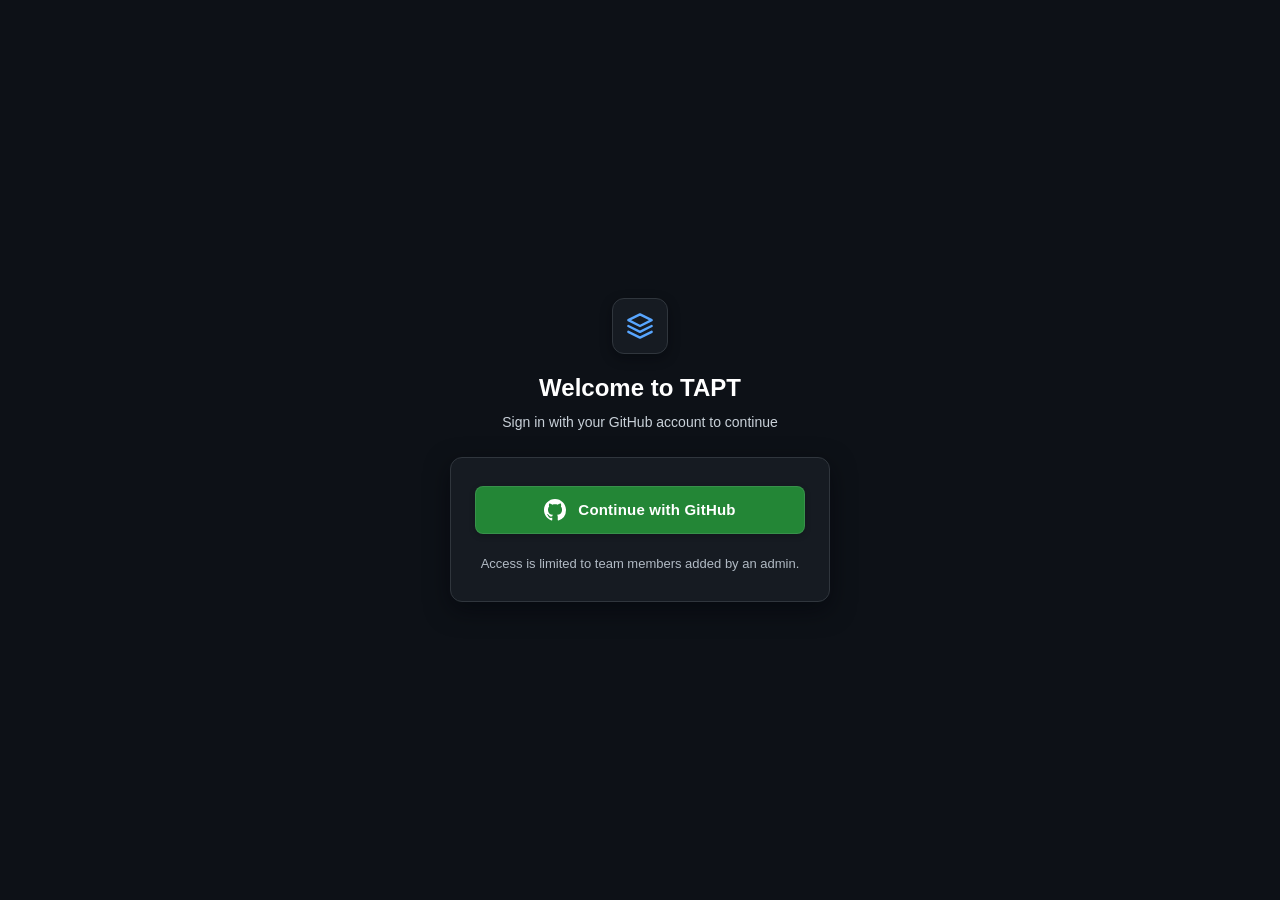
<file: index.html>
<!DOCTYPE html>
<html lang="en">
<head>
  <meta charset="UTF-8">
  <meta name="viewport" content="width=device-width, initial-scale=1.0">
  <title>Sign In - TAPT</title>
  <link rel="stylesheet" href="css/themes/default.css">
  <link rel="stylesheet" href="css/style.css">
</head>
<body>

  <!-- Authentication Container -->
  <div class="auth-container">

    <!-- Header Section: Logo, Title, and Subtitle -->
    <header class="auth-header">
      <!-- App Icon Badge -->
      <div class="app-icon" aria-hidden="true">
        <svg width="28" height="28" viewBox="0 0 24 24" fill="none" stroke="currentColor" stroke-width="2" stroke-linecap="round" stroke-linejoin="round">
          <path d="M12 2L2 7l10 5 10-5-10-5z"></path>
          <path d="M2 17l10 5 10-5"></path>
          <path d="M2 12l10 5 10-5"></path>
        </svg>
      </div>
      <h1 class="auth-title">Welcome to TAPT</h1>
      <p class="auth-subtitle">Sign in with your GitHub account to continue</p>
    </header>

    <!-- Main Login Card -->
    <main class="login-card">

      <!-- Error Message Container (Hidden when empty) -->
      <div id="login-error" class="error-box" role="alert"></div>

      <!-- GitHub OAuth Sign-In Button -->
      <button type="button" id="github-login-btn" class="github-button">
        <!-- GitHub Vector Icon -->
        <svg class="github-icon" width="22" height="22" viewBox="0 0 16 16" fill="currentColor" aria-hidden="true">
          <path d="M8 0C3.58 0 0 3.58 0 8c0 3.54 2.29 6.53 5.47 7.59.4.07.55-.17.55-.38 0-.19-.01-.82-.01-1.49-2.01.37-2.53-.49-2.69-.94-.09-.23-.48-.94-.82-1.13-.28-.15-.68-.52-.01-.53.63-.01 1.08.58 1.23.82.72 1.21 1.87.87 2.33.66.07-.52.28-.87.51-1.07-1.78-.2-3.64-.89-3.64-3.95 0-.87.31-1.59.82-2.15-.08-.2-.36-1.02.08-2.12 0 0 .67-.21 2.2.82.64-.18 1.32-.27 2-.27.68 0 1.36.09 2 .27 1.53-1.04 2.2-.82 2.2-.82.44 1.1.16 1.92.08 2.12.51.56.82 1.27.82 2.15 0 3.07-1.87 3.75-3.65 3.95.29.25.54.73.54 1.48 0 1.07-.01 1.93-.01 2.2 0 .21.15.46.55.38A8.012 8.012 0 0 0 16 8c0-4.42-3.58-8-8-8z"/>
        </svg>
        <span class="button-text">Continue with GitHub</span>
      </button>

      <!-- Access Note -->
      <p class="access-note">Access is limited to team members added by an admin.</p>
    </main>

  </div>

</body>
</html>
</file>
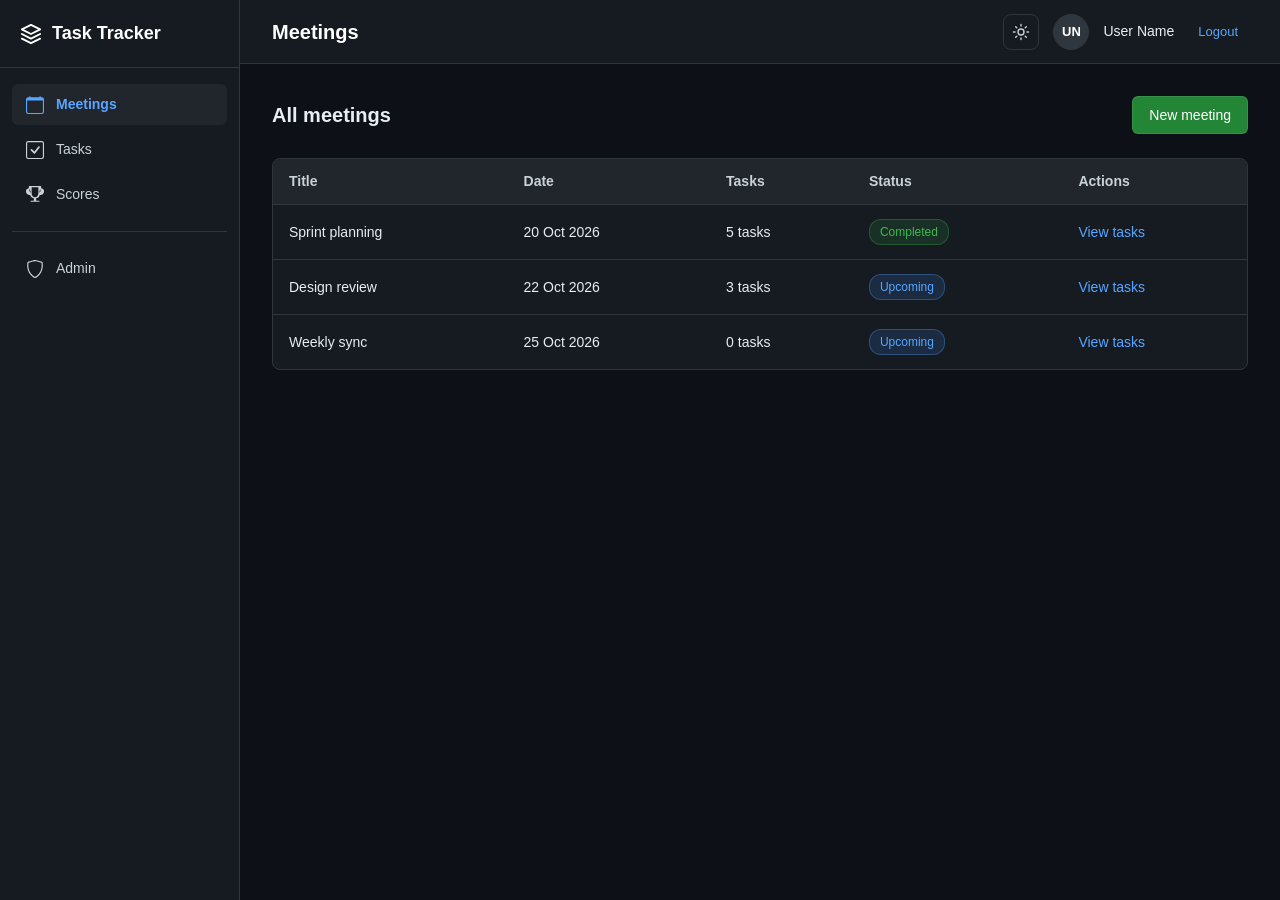
<file: meetings.html>
<!DOCTYPE html>
<html lang="en">
<head>
  <meta charset="UTF-8">
  <meta name="viewport" content="width=device-width, initial-scale=1.0">
  <title>Meetings - Task Tracker</title>
  <script>
    (function () {
      try {
        const savedTheme = localStorage.getItem("theme");
        document.documentElement.dataset.theme =
          savedTheme === "light" ? "light" : "dark";
      } catch (error) {
        document.documentElement.dataset.theme = "dark";
      }
    })();
  </script>
  <!-- Link shared modular master stylesheet -->
  <link rel="stylesheet" href="css/layout.css">
</head>
<body>

  <!-- ========================================================================
       DESKTOP NAVIGATION (Fixed Left Sidebar)
       Visible on screens > 768px via desktop layout styles
       ======================================================================== -->
  <nav class="sidebar desktop-only" aria-label="Main Navigation">

    <!-- App Name Header -->
    <div class="sidebar-header">
      <div class="sidebar-title">
        <!-- App icon -->
        <svg width="22" height="22" viewBox="0 0 24 24" fill="none" stroke="currentColor" stroke-width="2" stroke-linecap="round" stroke-linejoin="round">
          <path d="M12 2L2 7l10 5 10-5-10-5z"></path>
          <path d="M2 17l10 5 10-5"></path>
          <path d="M2 12l10 5 10-5"></path>
        </svg>
        <span>Task Tracker</span>
      </div>
    </div>

    <!-- Navigation Links -->
    <div class="sidebar-nav">

      <!-- Meetings Link (Active on this page) -->
      <a href="meetings.html" class="nav-link active">
        <!-- Calendar icon (Bootstrap Icons) -->
        <svg class="nav-icon" width="18" height="18" fill="currentColor" viewBox="0 0 16 16">
          <path d="M3.5 0a.5.5 0 0 1 .5.5V1h8V.5a.5.5 0 0 1 1 0V1h1a2 2 0 0 1 2 2v11a2 2 0 0 1-2 2H2a2 2 0 0 1-2-2V3a2 2 0 0 1 2-2h1V.5a.5.5 0 0 1 .5-.5zM1 4v10a1 1 0 0 0 1 1h12a1 1 0 0 0 1-1V4H1z"/>
        </svg>
        <span>Meetings</span>
      </a>

      <!-- Tasks Link -->
      <a href="tasks.html" class="nav-link">
        <!-- Check2-square icon (Bootstrap Icons) -->
        <svg class="nav-icon" width="18" height="18" fill="currentColor" viewBox="0 0 16 16">
          <path d="M14 1a1 1 0 0 1 1 1v12a1 1 0 0 1-1 1H2a1 1 0 0 1-1-1V2a1 1 0 0 1 1-1h12zM2 0a2 2 0 0 0-2 2v12a2 2 0 0 0 2 2h12a2 2 0 0 0 2-2V2a2 2 0 0 0-2-2H2z"/>
          <path d="M10.97 4.97a.75.75 0 0 1 1.071 1.05l-3.992 4.99a.75.75 0 0 1-1.08.02L4.324 8.384a.75.75 0 1 1 1.06-1.06l2.094 2.093 3.473-4.425a.235.235 0 0 1 .02-.022z"/>
        </svg>
        <span>Tasks</span>
      </a>

      <!-- Scores Link -->
      <a href="scores.html" class="nav-link">
        <!-- Trophy icon (Bootstrap Icons) -->
        <svg class="nav-icon" width="18" height="18" fill="currentColor" viewBox="0 0 16 16">
          <path d="M2.5.5A.5.5 0 0 1 3 0h10a.5.5 0 0 1 .5.5c0 .538-.012 1.05-.034 1.536a3 3 0 1 1-1.133 5.89c-.79 1.865-1.878 2.774-3.333 3.03V13h2.5a.5.5 0 0 1 0 1h-7a.5.5 0 0 1 0-1H7v-2.044c-1.455-.256-2.543-1.165-3.333-3.03a3 3 0 1 1-1.133-5.89A33.437 33.437 0 0 1 2.5.5zm.999 2.024A1.996 1.996 0 0 0 3 4c0 .884.57 1.636 1.37 1.91a8.037 8.037 0 0 1-.87-3.386zm9.002 0c-.068 1.18-.363 2.34-.87 3.386.8-.274 1.37-1.026 1.37-1.91 0-.64-.302-1.21-.77-1.574A1.996 1.996 0 0 0 12.5 2.524zM8 10c1.8 0 3-1.5 3-4V1H5v5c0 2.5 1.2 4 3 4z"/>
        </svg>
        <span>Scores</span>
      </a>

      <!-- Separator before Admin link -->
      <div class="nav-divider"></div>

      <!-- Admin Link (data-role attribute for future role-based visibility) -->
      <a href="#" class="nav-link" data-role="admin">
        <!-- Shield icon (Bootstrap Icons) -->
        <svg class="nav-icon" width="18" height="18" fill="currentColor" viewBox="0 0 16 16">
          <path d="M5.338 1.59a61.44 61.44 0 0 0-2.837.856.481.481 0 0 0-.328.39c-.554 4.157.726 7.19 2.253 9.188a10.725 10.725 0 0 0 2.287 2.233c.346.244.652.42.893.533.12.057.218.095.293.118a.55.55 0 0 0 .101.025.615.615 0 0 0 .1-.025c.076-.023.174-.061.294-.118.24-.113.547-.29.893-.533a10.726 10.726 0 0 0 2.287-2.233c1.527-1.997 2.807-5.031 2.253-9.188a.48.48 0 0 0-.328-.39c-.651-.213-1.75-.56-2.837-.855C9.552 1.29 8.531 1.067 8 1.067c-.53 0-1.552.223-2.662.524zM5.072.56C6.157.265 7.31 0 8 0s1.843.265 2.928.56c1.11.3 2.229.655 2.887.87a1.54 1.54 0 0 1 1.044 1.262c.596 4.477-.787 7.795-2.465 9.99a11.775 11.775 0 0 1-2.517 2.453 7.159 7.159 0 0 1-1.048.625c-.28.132-.581.24-.829.24s-.548-.108-.829-.24a7.158 7.158 0 0 1-1.048-.625 11.777 11.777 0 0 1-2.517-2.453C1.928 10.487.545 7.169 1.141 2.692A1.54 1.54 0 0 1 2.185 1.43 62.456 62.456 0 0 1 5.072.56z"/>
        </svg>
        <span>Admin</span>
      </a>

    </div>
  </nav>

  <!-- Main Content Wrapper (offset on desktop, full width on mobile) -->
  <div class="main-wrapper">

    <!-- Top Bar (Adaptive for Desktop and Mobile) -->
    <header class="top-bar">
      <!-- Page Title -->
      <h1 class="top-bar-title">Meetings</h1>

      <!-- User Information Area -->
      <div class="user-area">
        <button
          id="theme-toggle"
          class="theme-toggle"
          type="button"
          aria-label="Switch to light mode"
          title="Switch theme"
        >
          <svg
            class="theme-icon"
            xmlns="http://www.w3.org/2000/svg"
            width="18"
            height="18"
            viewBox="0 0 24 24"
            fill="none"
            stroke="currentColor"
            stroke-width="1.8"
            stroke-linecap="round"
            stroke-linejoin="round"
            aria-hidden="true"
          >
            <circle cx="12" cy="12" r="4"></circle>
            <path d="M12 2v2"></path>
            <path d="M12 20v2"></path>
            <path d="m4.93 4.93 1.42 1.42"></path>
            <path d="m17.65 17.65 1.42 1.42"></path>
            <path d="M2 12h2"></path>
            <path d="M20 12h2"></path>
            <path d="m6.35 17.65-1.42 1.42"></path>
            <path d="m19.07 4.93-1.42 1.42"></path>
          </svg>
        </button>
        <!-- User avatar with initials -->
        <div class="user-avatar" title="User Avatar">UN</div>
        <!-- User display name (hidden on small mobile screens via mobile.css) -->
        <span id="user-name" class="user-name">User Name</span>
        <!-- Logout link pointing to index.html -->
        <a href="index.html" id="logout-btn" class="logout-btn">Logout</a>
      </div>
    </header>

    <!-- Page Content Area -->
    <main id="page-content" class="page-content">

      <!-- Header row: Section title on the left, action button on the right -->
      <div class="content-header">
        <h2 class="content-title">All meetings</h2>
        <button type="button" id="new-meeting-btn" class="btn btn-primary" data-role="admin">New meeting</button>
      </div>

      <!-- DESKTOP: Data Table (visible on screens > 768px) -->
      <div class="table-responsive desktop-only">
        <table id="meetings-table" class="table">
          <thead>
            <tr>
              <th>Title</th>
              <th>Date</th>
              <th>Tasks</th>
              <th>Status</th>
              <th>Actions</th>
            </tr>
          </thead>
          <tbody id="meetings-body">
            <tr>
              <td>Sprint planning</td>
              <td>20 Oct 2026</td>
              <td>5 tasks</td>
              <td><span class="badge badge-completed">Completed</span></td>
              <td><a href="tasks.html" class="action-link">View tasks</a></td>
            </tr>
            <tr>
              <td>Design review</td>
              <td>22 Oct 2026</td>
              <td>3 tasks</td>
              <td><span class="badge badge-upcoming">Upcoming</span></td>
              <td><a href="tasks.html" class="action-link">View tasks</a></td>
            </tr>
            <tr>
              <td>Weekly sync</td>
              <td>25 Oct 2026</td>
              <td>0 tasks</td>
              <td><span class="badge badge-upcoming">Upcoming</span></td>
              <td><a href="tasks.html" class="action-link">View tasks</a></td>
            </tr>
          </tbody>
        </table>
      </div>

      <!-- MOBILE: Meeting Cards (visible on screens <= 768px) -->
      <div class="meeting-cards mobile-only" id="mobile-meetings-list">
        <!-- Meeting Card 1 -->
        <div class="meeting-card">
          <div class="meeting-card-header">
            <h3 class="meeting-card-title">Sprint planning</h3>
            <span class="badge badge-completed">Completed</span>
          </div>
          <div class="meeting-card-details">
            <span>📅 20 Oct 2026</span>
            <span>📝 5 tasks</span>
          </div>
          <div class="meeting-card-actions">
            <a href="tasks.html" class="action-link">View tasks &rarr;</a>
          </div>
        </div>

        <!-- Meeting Card 2 -->
        <div class="meeting-card">
          <div class="meeting-card-header">
            <h3 class="meeting-card-title">Design review</h3>
            <span class="badge badge-upcoming">Upcoming</span>
          </div>
          <div class="meeting-card-details">
            <span>📅 22 Oct 2026</span>
            <span>📝 3 tasks</span>
          </div>
          <div class="meeting-card-actions">
            <a href="tasks.html" class="action-link">View tasks &rarr;</a>
          </div>
        </div>

        <!-- Meeting Card 3 -->
        <div class="meeting-card">
          <div class="meeting-card-header">
            <h3 class="meeting-card-title">Weekly sync</h3>
            <span class="badge badge-upcoming">Upcoming</span>
          </div>
          <div class="meeting-card-details">
            <span>📅 25 Oct 2026</span>
            <span>📝 0 tasks</span>
          </div>
          <div class="meeting-card-actions">
            <a href="tasks.html" class="action-link">View tasks &rarr;</a>
          </div>
        </div>
      </div>

      <!-- Empty state: Hidden for now, shown later when no meetings are found -->
      <div id="empty-state" class="empty-state">
        <p>No meetings yet.</p>
      </div>

    </main>

  </div>

  <script src="js/theme.js"></script>
  <!-- ========================================================================
       MOBILE BOTTOM NAVIGATION (Visible on screens <= 768px)
       Thumb-friendly navigation bar owned by Mobile Developer
       ======================================================================== -->
  <nav class="mobile-bottom-nav mobile-only" aria-label="Mobile Navigation">
    <!-- Meetings (Active) -->
    <a href="meetings.html" class="mobile-nav-item active">
      <svg class="mobile-nav-icon" fill="currentColor" viewBox="0 0 16 16">
        <path d="M3.5 0a.5.5 0 0 1 .5.5V1h8V.5a.5.5 0 0 1 1 0V1h1a2 2 0 0 1 2 2v11a2 2 0 0 1-2 2H2a2 2 0 0 1-2-2V3a2 2 0 0 1 2-2h1V.5a.5.5 0 0 1 .5-.5zM1 4v10a1 1 0 0 0 1 1h12a1 1 0 0 0 1-1V4H1z"/>
      </svg>
      <span>Meetings</span>
    </a>

    <!-- Tasks -->
    <a href="tasks.html" class="mobile-nav-item">
      <svg class="mobile-nav-icon" fill="currentColor" viewBox="0 0 16 16">
        <path d="M14 1a1 1 0 0 1 1 1v12a1 1 0 0 1-1 1H2a1 1 0 0 1-1-1V2a1 1 0 0 1 1-1h12zM2 0a2 2 0 0 0-2 2v12a2 2 0 0 0 2 2h12a2 2 0 0 0 2-2V2a2 2 0 0 0-2-2H2z"/>
        <path d="M10.97 4.97a.75.75 0 0 1 1.071 1.05l-3.992 4.99a.75.75 0 0 1-1.08.02L4.324 8.384a.75.75 0 1 1 1.06-1.06l2.094 2.093 3.473-4.425a.235.235 0 0 1 .02-.022z"/>
      </svg>
      <span>Tasks</span>
    </a>

    <!-- Scores -->
    <a href="scores.html" class="mobile-nav-item">
      <svg class="mobile-nav-icon" fill="currentColor" viewBox="0 0 16 16">
        <path d="M2.5.5A.5.5 0 0 1 3 0h10a.5.5 0 0 1 .5.5c0 .538-.012 1.05-.034 1.536a3 3 0 1 1-1.133 5.89c-.79 1.865-1.878 2.774-3.333 3.03V13h2.5a.5.5 0 0 1 0 1h-7a.5.5 0 0 1 0-1H7v-2.044c-1.455-.256-2.543-1.165-3.333-3.03a3 3 0 1 1-1.133-5.89A33.437 33.437 0 0 1 2.5.5zm.999 2.024A1.996 1.996 0 0 0 3 4c0 .884.57 1.636 1.37 1.91a8.037 8.037 0 0 1-.87-3.386zm9.002 0c-.068 1.18-.363 2.34-.87 3.386.8-.274 1.37-1.026 1.37-1.91 0-.64-.302-1.21-.77-1.574A1.996 1.996 0 0 0 12.5 2.524zM8 10c1.8 0 3-1.5 3-4V1H5v5c0 2.5 1.2 4 3 4z"/>
      </svg>
      <span>Scores</span>
    </a>

    <!-- Admin -->
    <a href="#" class="mobile-nav-item" data-role="admin">
      <svg class="mobile-nav-icon" fill="currentColor" viewBox="0 0 16 16">
        <path d="M5.338 1.59a61.44 61.44 0 0 0-2.837.856.481.481 0 0 0-.328.39c-.554 4.157.726 7.19 2.253 9.188a10.725 10.725 0 0 0 2.287 2.233c.346.244.652.42.893.533.12.057.218.095.293.118a.55.55 0 0 0 .101.025.615.615 0 0 0 .1-.025c.076-.023.174-.061.294-.118.24-.113.547-.29.893-.533a10.726 10.726 0 0 0 2.287-2.233c1.527-1.997 2.807-5.031 2.253-9.188a.48.48 0 0 0-.328-.39c-.651-.213-1.75-.56-2.837-.855C9.552 1.29 8.531 1.067 8 1.067c-.53 0-1.552.223-2.662.524zM5.072.56C6.157.265 7.31 0 8 0s1.843.265 2.928.56c1.11.3 2.229.655 2.887.87a1.54 1.54 0 0 1 1.044 1.262c.596 4.477-.787 7.795-2.465 9.99a11.775 11.775 0 0 1-2.517 2.453 7.159 7.159 0 0 1-1.048.625c-.28.132-.581.24-.829.24s-.548-.108-.829-.24a7.158 7.158 0 0 1-1.048-.625 11.777 11.777 0 0 1-2.517-2.453C1.928 10.487.545 7.169 1.141 2.692A1.54 1.54 0 0 1 2.185 1.43 62.456 62.456 0 0 1 5.072.56z"/>
      </svg>
      <span>Admin</span>
    </a>
  </nav>

</body>
</html>
</file>
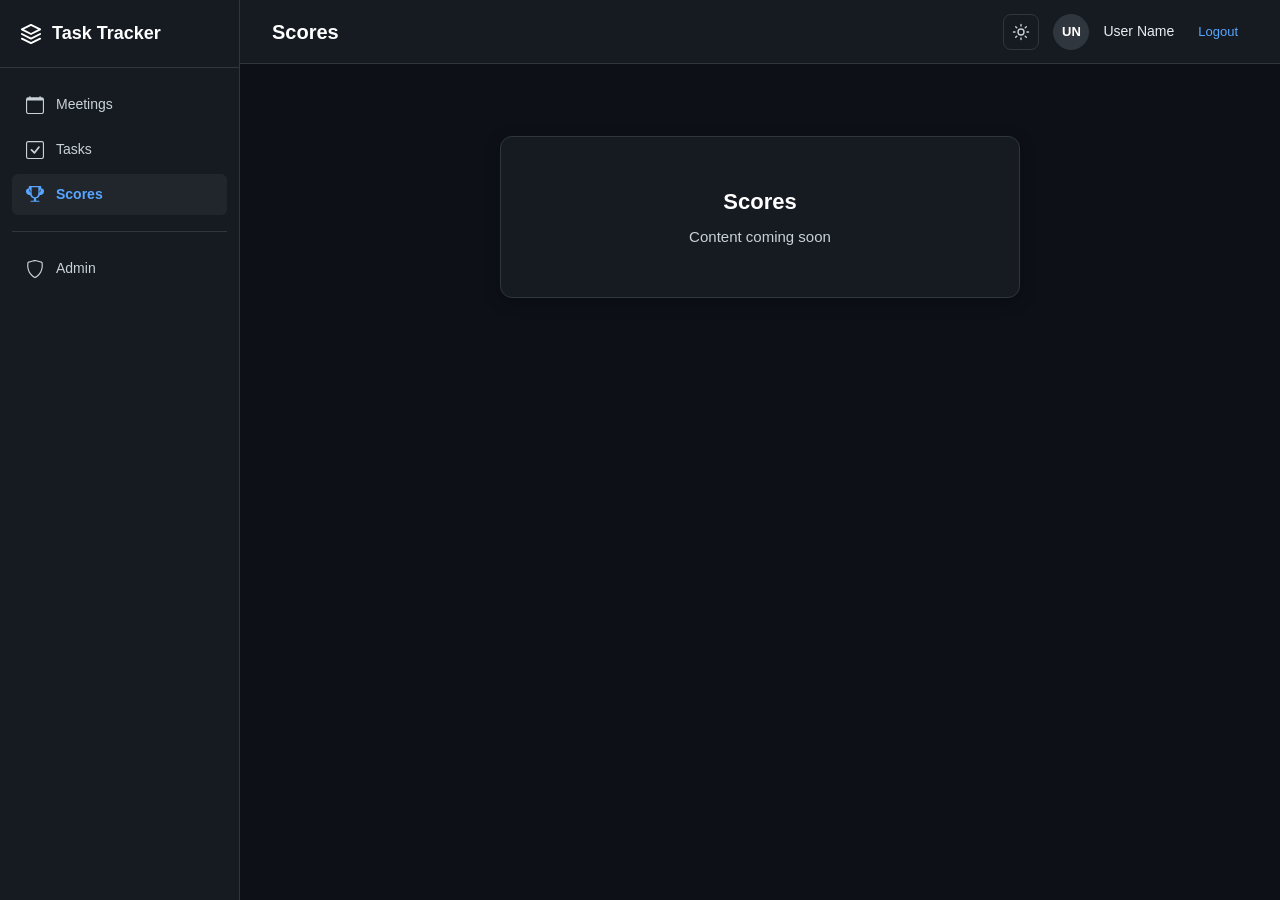
<file: scores.html>
<!DOCTYPE html>
<html lang="en">
<head>
  <meta charset="UTF-8">
  <meta name="viewport" content="width=device-width, initial-scale=1.0">
  <title>Scores - Task Tracker</title>
  <script>
    (function () {
      try {
        const savedTheme = localStorage.getItem("theme");
        document.documentElement.dataset.theme =
          savedTheme === "light" ? "light" : "dark";
      } catch (error) {
        document.documentElement.dataset.theme = "dark";
      }
    })();
  </script>
  <!-- Link shared layout stylesheet -->
  <link rel="stylesheet" href="css/layout.css">
</head>
<body>

  <!-- ========================================================================
       DESKTOP NAVIGATION (Fixed Left Sidebar)
       Visible on screens > 768px via desktop layout styles
       ======================================================================== -->
  <nav class="sidebar desktop-only" aria-label="Main Navigation">

    <!-- App Name Header -->
    <div class="sidebar-header">
      <div class="sidebar-title">
        <!-- App icon -->
        <svg width="22" height="22" viewBox="0 0 24 24" fill="none" stroke="currentColor" stroke-width="2" stroke-linecap="round" stroke-linejoin="round">
          <path d="M12 2L2 7l10 5 10-5-10-5z"></path>
          <path d="M2 17l10 5 10-5"></path>
          <path d="M2 12l10 5 10-5"></path>
        </svg>
        <span>Task Tracker</span>
      </div>
    </div>

    <!-- Navigation Links -->
    <div class="sidebar-nav">

      <!-- Meetings Link -->
      <a href="meetings.html" class="nav-link">
        <!-- Calendar icon (Bootstrap Icons) -->
        <svg class="nav-icon" width="18" height="18" fill="currentColor" viewBox="0 0 16 16">
          <path d="M3.5 0a.5.5 0 0 1 .5.5V1h8V.5a.5.5 0 0 1 1 0V1h1a2 2 0 0 1 2 2v11a2 2 0 0 1-2 2H2a2 2 0 0 1-2-2V3a2 2 0 0 1 2-2h1V.5a.5.5 0 0 1 .5-.5zM1 4v10a1 1 0 0 0 1 1h12a1 1 0 0 0 1-1V4H1z"/>
        </svg>
        <span>Meetings</span>
      </a>

      <!-- Tasks Link -->
      <a href="tasks.html" class="nav-link">
        <!-- Check2-square icon (Bootstrap Icons) -->
        <svg class="nav-icon" width="18" height="18" fill="currentColor" viewBox="0 0 16 16">
          <path d="M14 1a1 1 0 0 1 1 1v12a1 1 0 0 1-1 1H2a1 1 0 0 1-1-1V2a1 1 0 0 1 1-1h12zM2 0a2 2 0 0 0-2 2v12a2 2 0 0 0 2 2h12a2 2 0 0 0 2-2V2a2 2 0 0 0-2-2H2z"/>
          <path d="M10.97 4.97a.75.75 0 0 1 1.071 1.05l-3.992 4.99a.75.75 0 0 1-1.08.02L4.324 8.384a.75.75 0 1 1 1.06-1.06l2.094 2.093 3.473-4.425a.235.235 0 0 1 .02-.022z"/>
        </svg>
        <span>Tasks</span>
      </a>

      <!-- Scores Link (Active on this page) -->
      <a href="scores.html" class="nav-link active">
        <!-- Trophy icon (Bootstrap Icons) -->
        <svg class="nav-icon" width="18" height="18" fill="currentColor" viewBox="0 0 16 16">
          <path d="M2.5.5A.5.5 0 0 1 3 0h10a.5.5 0 0 1 .5.5c0 .538-.012 1.05-.034 1.536a3 3 0 1 1-1.133 5.89c-.79 1.865-1.878 2.774-3.333 3.03V13h2.5a.5.5 0 0 1 0 1h-7a.5.5 0 0 1 0-1H7v-2.044c-1.455-.256-2.543-1.165-3.333-3.03a3 3 0 1 1-1.133-5.89A33.437 33.437 0 0 1 2.5.5zm.999 2.024A1.996 1.996 0 0 0 3 4c0 .884.57 1.636 1.37 1.91a8.037 8.037 0 0 1-.87-3.386zm9.002 0c-.068 1.18-.363 2.34-.87 3.386.8-.274 1.37-1.026 1.37-1.91 0-.64-.302-1.21-.77-1.574A1.996 1.996 0 0 0 12.5 2.524zM8 10c1.8 0 3-1.5 3-4V1H5v5c0 2.5 1.2 4 3 4z"/>
        </svg>
        <span>Scores</span>
      </a>

      <!-- Separator before Admin link -->
      <div class="nav-divider"></div>

      <!-- Admin Link (data-role attribute for future role-based visibility) -->
      <a href="#" class="nav-link" data-role="admin">
        <!-- Shield icon (Bootstrap Icons) -->
        <svg class="nav-icon" width="18" height="18" fill="currentColor" viewBox="0 0 16 16">
          <path d="M5.338 1.59a61.44 61.44 0 0 0-2.837.856.481.481 0 0 0-.328.39c-.554 4.157.726 7.19 2.253 9.188a10.725 10.725 0 0 0 2.287 2.233c.346.244.652.42.893.533.12.057.218.095.293.118a.55.55 0 0 0 .101.025.615.615 0 0 0 .1-.025c.076-.023.174-.061.294-.118.24-.113.547-.29.893-.533a10.726 10.726 0 0 0 2.287-2.233c1.527-1.997 2.807-5.031 2.253-9.188a.48.48 0 0 0-.328-.39c-.651-.213-1.75-.56-2.837-.855C9.552 1.29 8.531 1.067 8 1.067c-.53 0-1.552.223-2.662.524zM5.072.56C6.157.265 7.31 0 8 0s1.843.265 2.928.56c1.11.3 2.229.655 2.887.87a1.54 1.54 0 0 1 1.044 1.262c.596 4.477-.787 7.795-2.465 9.99a11.775 11.775 0 0 1-2.517 2.453 7.159 7.159 0 0 1-1.048.625c-.28.132-.581.24-.829.24s-.548-.108-.829-.24a7.158 7.158 0 0 1-1.048-.625 11.777 11.777 0 0 1-2.517-2.453C1.928 10.487.545 7.169 1.141 2.692A1.54 1.54 0 0 1 2.185 1.43 62.456 62.456 0 0 1 5.072.56z"/>
        </svg>
        <span>Admin</span>
      </a>

    </div>
  </nav>

  <!-- Main Content Wrapper (offset on desktop, full width on mobile) -->
  <div class="main-wrapper">

    <!-- Top Bar -->
    <header class="top-bar">
      <!-- Page Title -->
      <h1 class="top-bar-title">Scores</h1>

      <!-- User Information Area -->
      <div class="user-area">
        <button
          id="theme-toggle"
          class="theme-toggle"
          type="button"
          aria-label="Switch to light mode"
          title="Switch theme"
        >
          <svg
            class="theme-icon"
            xmlns="http://www.w3.org/2000/svg"
            width="18"
            height="18"
            viewBox="0 0 24 24"
            fill="none"
            stroke="currentColor"
            stroke-width="1.8"
            stroke-linecap="round"
            stroke-linejoin="round"
            aria-hidden="true"
          >
            <circle cx="12" cy="12" r="4"></circle>
            <path d="M12 2v2"></path>
            <path d="M12 20v2"></path>
            <path d="m4.93 4.93 1.42 1.42"></path>
            <path d="m17.65 17.65 1.42 1.42"></path>
            <path d="M2 12h2"></path>
            <path d="M20 12h2"></path>
            <path d="m6.35 17.65-1.42 1.42"></path>
            <path d="m19.07 4.93-1.42 1.42"></path>
          </svg>
        </button>
        <!-- User avatar with initials -->
        <div class="user-avatar" title="User Avatar">UN</div>
        <!-- User display name -->
        <span id="user-name" class="user-name">User Name</span>
        <!-- Logout link pointing to index.html -->
        <a href="index.html" id="logout-btn" class="logout-btn">Logout</a>
      </div>
    </header>

    <!-- Page Content Area -->
    <main id="page-content" class="page-content">
      <!-- Empty State Card -->
      <div class="empty-state-card">
        <h2 class="empty-state-title">Scores</h2>
        <p class="empty-state-message">Content coming soon</p>
      </div>
    </main>

  </div>

  <script src="js/theme.js"></script>
  <!-- ========================================================================
       MOBILE BOTTOM NAVIGATION (Visible on screens <= 768px)
       ======================================================================== -->
  <nav class="mobile-bottom-nav mobile-only" aria-label="Mobile Navigation">
    <!-- Meetings -->
    <a href="meetings.html" class="mobile-nav-item">
      <svg class="mobile-nav-icon" fill="currentColor" viewBox="0 0 16 16">
        <path d="M3.5 0a.5.5 0 0 1 .5.5V1h8V.5a.5.5 0 0 1 1 0V1h1a2 2 0 0 1 2 2v11a2 2 0 0 1-2 2H2a2 2 0 0 1-2-2V3a2 2 0 0 1 2-2h1V.5a.5.5 0 0 1 .5-.5zM1 4v10a1 1 0 0 0 1 1h12a1 1 0 0 0 1-1V4H1z"/>
      </svg>
      <span>Meetings</span>
    </a>

    <!-- Tasks -->
    <a href="tasks.html" class="mobile-nav-item">
      <svg class="mobile-nav-icon" fill="currentColor" viewBox="0 0 16 16">
        <path d="M14 1a1 1 0 0 1 1 1v12a1 1 0 0 1-1 1H2a1 1 0 0 1-1-1V2a1 1 0 0 1 1-1h12zM2 0a2 2 0 0 0-2 2v12a2 2 0 0 0 2 2h12a2 2 0 0 0 2-2V2a2 2 0 0 0-2-2H2z"/>
        <path d="M10.97 4.97a.75.75 0 0 1 1.071 1.05l-3.992 4.99a.75.75 0 0 1-1.08.02L4.324 8.384a.75.75 0 1 1 1.06-1.06l2.094 2.093 3.473-4.425a.235.235 0 0 1 .02-.022z"/>
      </svg>
      <span>Tasks</span>
    </a>

    <!-- Scores (Active) -->
    <a href="scores.html" class="mobile-nav-item active">
      <svg class="mobile-nav-icon" fill="currentColor" viewBox="0 0 16 16">
        <path d="M2.5.5A.5.5 0 0 1 3 0h10a.5.5 0 0 1 .5.5c0 .538-.012 1.05-.034 1.536a3 3 0 1 1-1.133 5.89c-.79 1.865-1.878 2.774-3.333 3.03V13h2.5a.5.5 0 0 1 0 1h-7a.5.5 0 0 1 0-1H7v-2.044c-1.455-.256-2.543-1.165-3.333-3.03a3 3 0 1 1-1.133-5.89A33.437 33.437 0 0 1 2.5.5zm.999 2.024A1.996 1.996 0 0 0 3 4c0 .884.57 1.636 1.37 1.91a8.037 8.037 0 0 1-.87-3.386zm9.002 0c-.068 1.18-.363 2.34-.87 3.386.8-.274 1.37-1.026 1.37-1.91 0-.64-.302-1.21-.77-1.574A1.996 1.996 0 0 0 12.5 2.524zM8 10c1.8 0 3-1.5 3-4V1H5v5c0 2.5 1.2 4 3 4z"/>
      </svg>
      <span>Scores</span>
    </a>

    <!-- Admin -->
    <a href="#" class="mobile-nav-item" data-role="admin">
      <svg class="mobile-nav-icon" fill="currentColor" viewBox="0 0 16 16">
        <path d="M5.338 1.59a61.44 61.44 0 0 0-2.837.856.481.481 0 0 0-.328.39c-.554 4.157.726 7.19 2.253 9.188a10.725 10.725 0 0 0 2.287 2.233c.346.244.652.42.893.533.12.057.218.095.293.118a.55.55 0 0 0 .101.025.615.615 0 0 0 .1-.025c.076-.023.174-.061.294-.118.24-.113.547-.29.893-.533a10.726 10.726 0 0 0 2.287-2.233c1.527-1.997 2.807-5.031 2.253-9.188a.48.48 0 0 0-.328-.39c-.651-.213-1.75-.56-2.837-.855C9.552 1.29 8.531 1.067 8 1.067c-.53 0-1.552.223-2.662.524zM5.072.56C6.157.265 7.31 0 8 0s1.843.265 2.928.56c1.11.3 2.229.655 2.887.87a1.54 1.54 0 0 1 1.044 1.262c.596 4.477-.787 7.795-2.465 9.99a11.775 11.775 0 0 1-2.517 2.453 7.159 7.159 0 0 1-1.048.625c-.28.132-.581.24-.829.24s-.548-.108-.829-.24a7.158 7.158 0 0 1-1.048-.625 11.777 11.777 0 0 1-2.517-2.453C1.928 10.487.545 7.169 1.141 2.692A1.54 1.54 0 0 1 2.185 1.43 62.456 62.456 0 0 1 5.072.56z"/>
      </svg>
      <span>Admin</span>
    </a>
  </nav>

</body>
</html>
</file>
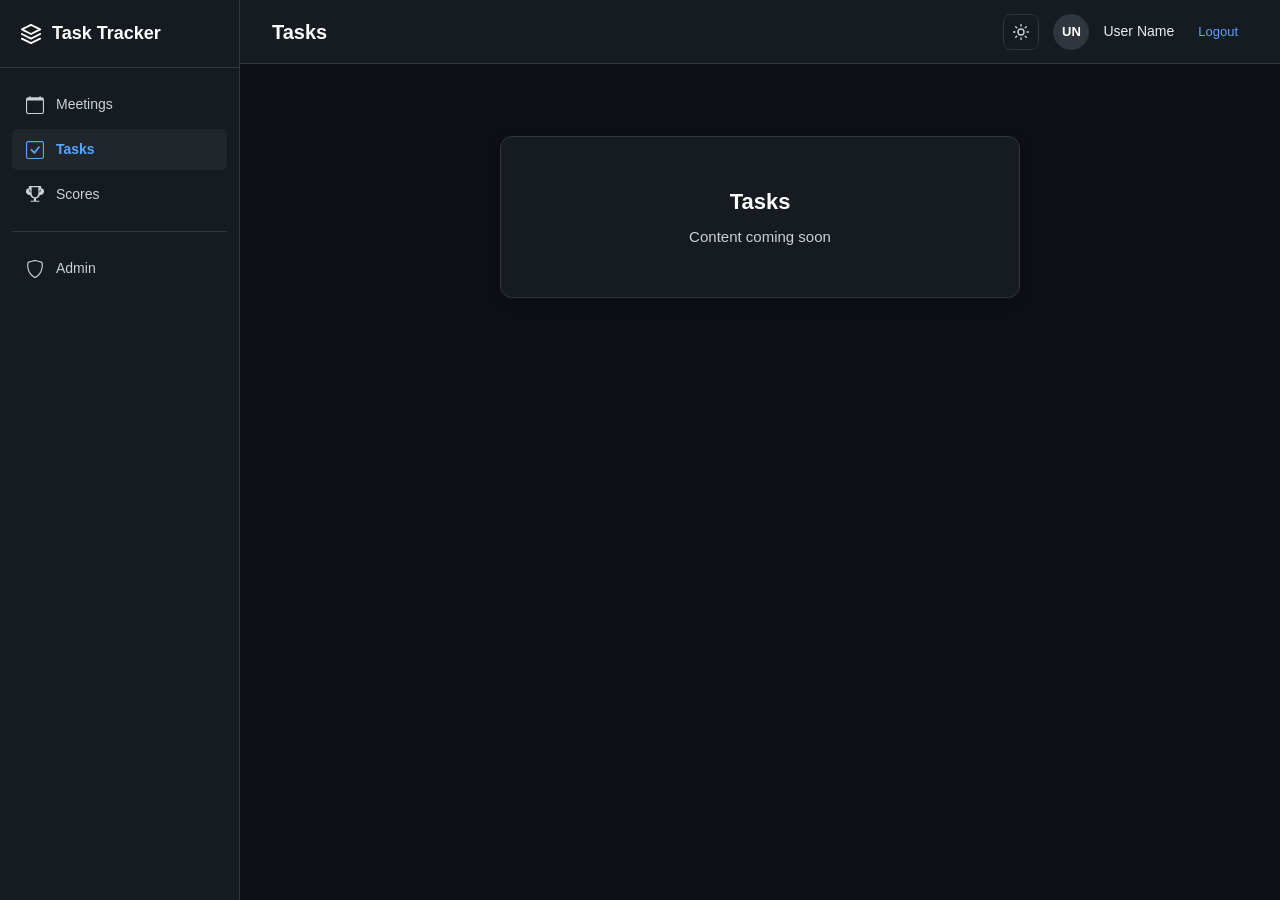
<file: tasks.html>
<!DOCTYPE html>
<html lang="en">
<head>
  <meta charset="UTF-8">
  <meta name="viewport" content="width=device-width, initial-scale=1.0">
  <title>Tasks - Task Tracker</title>
  <script>
    (function () {
      try {
        const savedTheme = localStorage.getItem("theme");
        document.documentElement.dataset.theme =
          savedTheme === "light" ? "light" : "dark";
      } catch (error) {
        document.documentElement.dataset.theme = "dark";
      }
    })();
  </script>
  <!-- Link shared layout stylesheet -->
  <link rel="stylesheet" href="css/layout.css">
</head>
<body>

  <!-- ========================================================================
       DESKTOP NAVIGATION (Fixed Left Sidebar)
       Visible on screens > 768px via desktop layout styles
       ======================================================================== -->
  <nav class="sidebar desktop-only" aria-label="Main Navigation">

    <!-- App Name Header -->
    <div class="sidebar-header">
      <div class="sidebar-title">
        <!-- App icon -->
        <svg width="22" height="22" viewBox="0 0 24 24" fill="none" stroke="currentColor" stroke-width="2" stroke-linecap="round" stroke-linejoin="round">
          <path d="M12 2L2 7l10 5 10-5-10-5z"></path>
          <path d="M2 17l10 5 10-5"></path>
          <path d="M2 12l10 5 10-5"></path>
        </svg>
        <span>Task Tracker</span>
      </div>
    </div>

    <!-- Navigation Links -->
    <div class="sidebar-nav">

      <!-- Meetings Link -->
      <a href="meetings.html" class="nav-link">
        <!-- Calendar icon (Bootstrap Icons) -->
        <svg class="nav-icon" width="18" height="18" fill="currentColor" viewBox="0 0 16 16">
          <path d="M3.5 0a.5.5 0 0 1 .5.5V1h8V.5a.5.5 0 0 1 1 0V1h1a2 2 0 0 1 2 2v11a2 2 0 0 1-2 2H2a2 2 0 0 1-2-2V3a2 2 0 0 1 2-2h1V.5a.5.5 0 0 1 .5-.5zM1 4v10a1 1 0 0 0 1 1h12a1 1 0 0 0 1-1V4H1z"/>
        </svg>
        <span>Meetings</span>
      </a>

      <!-- Tasks Link (Active on this page) -->
      <a href="tasks.html" class="nav-link active">
        <!-- Check2-square icon (Bootstrap Icons) -->
        <svg class="nav-icon" width="18" height="18" fill="currentColor" viewBox="0 0 16 16">
          <path d="M14 1a1 1 0 0 1 1 1v12a1 1 0 0 1-1 1H2a1 1 0 0 1-1-1V2a1 1 0 0 1 1-1h12zM2 0a2 2 0 0 0-2 2v12a2 2 0 0 0 2 2h12a2 2 0 0 0 2-2V2a2 2 0 0 0-2-2H2z"/>
          <path d="M10.97 4.97a.75.75 0 0 1 1.071 1.05l-3.992 4.99a.75.75 0 0 1-1.08.02L4.324 8.384a.75.75 0 1 1 1.06-1.06l2.094 2.093 3.473-4.425a.235.235 0 0 1 .02-.022z"/>
        </svg>
        <span>Tasks</span>
      </a>

      <!-- Scores Link -->
      <a href="scores.html" class="nav-link">
        <!-- Trophy icon (Bootstrap Icons) -->
        <svg class="nav-icon" width="18" height="18" fill="currentColor" viewBox="0 0 16 16">
          <path d="M2.5.5A.5.5 0 0 1 3 0h10a.5.5 0 0 1 .5.5c0 .538-.012 1.05-.034 1.536a3 3 0 1 1-1.133 5.89c-.79 1.865-1.878 2.774-3.333 3.03V13h2.5a.5.5 0 0 1 0 1h-7a.5.5 0 0 1 0-1H7v-2.044c-1.455-.256-2.543-1.165-3.333-3.03a3 3 0 1 1-1.133-5.89A33.437 33.437 0 0 1 2.5.5zm.999 2.024A1.996 1.996 0 0 0 3 4c0 .884.57 1.636 1.37 1.91a8.037 8.037 0 0 1-.87-3.386zm9.002 0c-.068 1.18-.363 2.34-.87 3.386.8-.274 1.37-1.026 1.37-1.91 0-.64-.302-1.21-.77-1.574A1.996 1.996 0 0 0 12.5 2.524zM8 10c1.8 0 3-1.5 3-4V1H5v5c0 2.5 1.2 4 3 4z"/>
        </svg>
        <span>Scores</span>
      </a>

      <!-- Separator before Admin link -->
      <div class="nav-divider"></div>

      <!-- Admin Link (data-role attribute for future role-based visibility) -->
      <a href="#" class="nav-link" data-role="admin">
        <!-- Shield icon (Bootstrap Icons) -->
        <svg class="nav-icon" width="18" height="18" fill="currentColor" viewBox="0 0 16 16">
          <path d="M5.338 1.59a61.44 61.44 0 0 0-2.837.856.481.481 0 0 0-.328.39c-.554 4.157.726 7.19 2.253 9.188a10.725 10.725 0 0 0 2.287 2.233c.346.244.652.42.893.533.12.057.218.095.293.118a.55.55 0 0 0 .101.025.615.615 0 0 0 .1-.025c.076-.023.174-.061.294-.118.24-.113.547-.29.893-.533a10.726 10.726 0 0 0 2.287-2.233c1.527-1.997 2.807-5.031 2.253-9.188a.48.48 0 0 0-.328-.39c-.651-.213-1.75-.56-2.837-.855C9.552 1.29 8.531 1.067 8 1.067c-.53 0-1.552.223-2.662.524zM5.072.56C6.157.265 7.31 0 8 0s1.843.265 2.928.56c1.11.3 2.229.655 2.887.87a1.54 1.54 0 0 1 1.044 1.262c.596 4.477-.787 7.795-2.465 9.99a11.775 11.775 0 0 1-2.517 2.453 7.159 7.159 0 0 1-1.048.625c-.28.132-.581.24-.829.24s-.548-.108-.829-.24a7.158 7.158 0 0 1-1.048-.625 11.777 11.777 0 0 1-2.517-2.453C1.928 10.487.545 7.169 1.141 2.692A1.54 1.54 0 0 1 2.185 1.43 62.456 62.456 0 0 1 5.072.56z"/>
        </svg>
        <span>Admin</span>
      </a>

    </div>
  </nav>

  <!-- Main Content Wrapper (offset on desktop, full width on mobile) -->
  <div class="main-wrapper">

    <!-- Top Bar -->
    <header class="top-bar">
      <!-- Page Title -->
      <h1 class="top-bar-title">Tasks</h1>

      <!-- User Information Area -->
      <div class="user-area">
        <button
          id="theme-toggle"
          class="theme-toggle"
          type="button"
          aria-label="Switch to light mode"
          title="Switch theme"
        >
          <svg
            class="theme-icon"
            xmlns="http://www.w3.org/2000/svg"
            width="18"
            height="18"
            viewBox="0 0 24 24"
            fill="none"
            stroke="currentColor"
            stroke-width="1.8"
            stroke-linecap="round"
            stroke-linejoin="round"
            aria-hidden="true"
          >
            <circle cx="12" cy="12" r="4"></circle>
            <path d="M12 2v2"></path>
            <path d="M12 20v2"></path>
            <path d="m4.93 4.93 1.42 1.42"></path>
            <path d="m17.65 17.65 1.42 1.42"></path>
            <path d="M2 12h2"></path>
            <path d="M20 12h2"></path>
            <path d="m6.35 17.65-1.42 1.42"></path>
            <path d="m19.07 4.93-1.42 1.42"></path>
          </svg>
        </button>
        <!-- User avatar with initials -->
        <div class="user-avatar" title="User Avatar">UN</div>
        <!-- User display name -->
        <span id="user-name" class="user-name">User Name</span>
        <!-- Logout link pointing to index.html -->
        <a href="index.html" id="logout-btn" class="logout-btn">Logout</a>
      </div>
    </header>

    <!-- Page Content Area -->
    <main id="page-content" class="page-content">
      <!-- Empty State Card -->
      <div class="empty-state-card">
        <h2 class="empty-state-title">Tasks</h2>
        <p class="empty-state-message">Content coming soon</p>
      </div>
    </main>

  </div>

  <script src="js/theme.js"></script>
  <!-- ========================================================================
       MOBILE BOTTOM NAVIGATION (Visible on screens <= 768px)
       ======================================================================== -->
  <nav class="mobile-bottom-nav mobile-only" aria-label="Mobile Navigation">
    <!-- Meetings -->
    <a href="meetings.html" class="mobile-nav-item">
      <svg class="mobile-nav-icon" fill="currentColor" viewBox="0 0 16 16">
        <path d="M3.5 0a.5.5 0 0 1 .5.5V1h8V.5a.5.5 0 0 1 1 0V1h1a2 2 0 0 1 2 2v11a2 2 0 0 1-2 2H2a2 2 0 0 1-2-2V3a2 2 0 0 1 2-2h1V.5a.5.5 0 0 1 .5-.5zM1 4v10a1 1 0 0 0 1 1h12a1 1 0 0 0 1-1V4H1z"/>
      </svg>
      <span>Meetings</span>
    </a>

    <!-- Tasks (Active) -->
    <a href="tasks.html" class="mobile-nav-item active">
      <svg class="mobile-nav-icon" fill="currentColor" viewBox="0 0 16 16">
        <path d="M14 1a1 1 0 0 1 1 1v12a1 1 0 0 1-1 1H2a1 1 0 0 1-1-1V2a1 1 0 0 1 1-1h12zM2 0a2 2 0 0 0-2 2v12a2 2 0 0 0 2 2h12a2 2 0 0 0 2-2V2a2 2 0 0 0-2-2H2z"/>
        <path d="M10.97 4.97a.75.75 0 0 1 1.071 1.05l-3.992 4.99a.75.75 0 0 1-1.08.02L4.324 8.384a.75.75 0 1 1 1.06-1.06l2.094 2.093 3.473-4.425a.235.235 0 0 1 .02-.022z"/>
      </svg>
      <span>Tasks</span>
    </a>

    <!-- Scores -->
    <a href="scores.html" class="mobile-nav-item">
      <svg class="mobile-nav-icon" fill="currentColor" viewBox="0 0 16 16">
        <path d="M2.5.5A.5.5 0 0 1 3 0h10a.5.5 0 0 1 .5.5c0 .538-.012 1.05-.034 1.536a3 3 0 1 1-1.133 5.89c-.79 1.865-1.878 2.774-3.333 3.03V13h2.5a.5.5 0 0 1 0 1h-7a.5.5 0 0 1 0-1H7v-2.044c-1.455-.256-2.543-1.165-3.333-3.03a3 3 0 1 1-1.133-5.89A33.437 33.437 0 0 1 2.5.5zm.999 2.024A1.996 1.996 0 0 0 3 4c0 .884.57 1.636 1.37 1.91a8.037 8.037 0 0 1-.87-3.386zm9.002 0c-.068 1.18-.363 2.34-.87 3.386.8-.274 1.37-1.026 1.37-1.91 0-.64-.302-1.21-.77-1.574A1.996 1.996 0 0 0 12.5 2.524zM8 10c1.8 0 3-1.5 3-4V1H5v5c0 2.5 1.2 4 3 4z"/>
      </svg>
      <span>Scores</span>
    </a>

    <!-- Admin -->
    <a href="#" class="mobile-nav-item" data-role="admin">
      <svg class="mobile-nav-icon" fill="currentColor" viewBox="0 0 16 16">
        <path d="M5.338 1.59a61.44 61.44 0 0 0-2.837.856.481.481 0 0 0-.328.39c-.554 4.157.726 7.19 2.253 9.188a10.725 10.725 0 0 0 2.287 2.233c.346.244.652.42.893.533.12.057.218.095.293.118a.55.55 0 0 0 .101.025.615.615 0 0 0 .1-.025c.076-.023.174-.061.294-.118.24-.113.547-.29.893-.533a10.726 10.726 0 0 0 2.287-2.233c1.527-1.997 2.807-5.031 2.253-9.188a.48.48 0 0 0-.328-.39c-.651-.213-1.75-.56-2.837-.855C9.552 1.29 8.531 1.067 8 1.067c-.53 0-1.552.223-2.662.524zM5.072.56C6.157.265 7.31 0 8 0s1.843.265 2.928.56c1.11.3 2.229.655 2.887.87a1.54 1.54 0 0 1 1.044 1.262c.596 4.477-.787 7.795-2.465 9.99a11.775 11.775 0 0 1-2.517 2.453 7.159 7.159 0 0 1-1.048.625c-.28.132-.581.24-.829.24s-.548-.108-.829-.24a7.158 7.158 0 0 1-1.048-.625 11.777 11.777 0 0 1-2.517-2.453C1.928 10.487.545 7.169 1.141 2.692A1.54 1.54 0 0 1 2.185 1.43 62.456 62.456 0 0 1 5.072.56z"/>
      </svg>
      <span>Admin</span>
    </a>
  </nav>

</body>
</html>
</file>
<file: css/themes/default.css>
/* ==========================================================================
   TAPT Theming System: Default Dark Theme (Base)
   OWNER: Theming Team
   PURPOSE: Defines CSS custom properties (design tokens) used by all layouts.
   To create a new theme, duplicate this file and override the variables.
   ========================================================================== */

:root {
  /* Surface & Background Colors */
  --bg-main: #0d1117;           /* Deep dark background */
  --bg-card: #161b22;           /* Dark elevated surface (cards, sidebar, topbar) */
  --bg-sidebar: #161b22;        /* Sidebar background */
  --sidebar-active: #21262d;    /* Active menu item / hover background */
  --border-color: #30363d;      /* Subtle border & divider line */

  /* Typography Colors */
  --text-main: #e6edf3;         /* Primary bright text */
  --text-muted: #c9d1d9;        /* Secondary lighter grey text */
  --text-dim: #8b949e;          /* Tertiary dim grey text / placeholders */

  /* Brand Accents & Interactive */
  --accent-blue: #58a6ff;       /* Active link, badges, link highlight */
  --accent-green: #238636;      /* Primary button & brand accent */
  --accent-green-hover: #2ea043;/* Button hover state */

  /* Status Colors */
  --status-completed-bg: rgba(35, 134, 54, 0.2);
  --status-completed-text: #3fb950;
  --status-completed-border: rgba(63, 185, 80, 0.3);

  --status-upcoming-bg: rgba(56, 139, 253, 0.15);
  --status-upcoming-text: var(--accent-blue);
  --status-upcoming-border: rgba(88, 166, 255, 0.3);

  --status-error-bg: rgba(248, 81, 73, 0.15);
  --status-error-text: #ff7b72;
  --status-error-border: rgba(248, 81, 73, 0.4);

  /* Component Dimensions */
  --avatar-bg: #30363d;         /* User initials circle background */
  --sidebar-width: 240px;       /* Fixed width of the desktop left sidebar */
  --topbar-height: 64px;        /* Height of top navigation bar on desktop */
  --mobile-topbar-height: 56px; /* Height of top navigation bar on mobile */
  --mobile-nav-height: 60px;    /* Height of bottom navigation bar on mobile */
}
</file>
<file: css/style.css>
/* ==========================================================================
   Base & Reset Styles
   ========================================================================== */

/* Universal box-sizing for predictable layout dimensions */
* {
  margin: 0;
  padding: 0;
  box-sizing: border-box;
}

/* Page background, font settings, and text colors */
body {
  font-family: -apple-system, BlinkMacSystemFont, "Segoe UI", Roboto, Helvetica, Arial, sans-serif;
  background-color: #0d1117;
  color: #e6edf3;
  line-height: 1.5;
  min-height: 100vh;
  display: flex;
  justify-content: center;
  align-items: center;
  padding: 24px 16px;
}

/* ==========================================================================
   Layout Container
   ========================================================================== */

/* Central wrapper to constrain width and center content */
.auth-container {
  width: 100%;
  max-width: 380px;
  display: flex;
  flex-direction: column;
  align-items: center;
  gap: 24px;
}

/* ==========================================================================
   Header Section (App Icon, Title, and Subtitle)
   ========================================================================== */

.auth-header {
  text-align: center;
}

/* Application brand icon badge */
.app-icon {
  width: 56px;
  height: 56px;
  background-color: #161b22;
  border: 1px solid #30363d;
  border-radius: 12px;
  display: inline-flex;
  align-items: center;
  justify-content: center;
  color: #58a6ff;
  margin-bottom: 16px;
  box-shadow: 0 4px 12px rgba(1, 4, 9, 0.4);
}

/* Main title styling */
.auth-title {
  font-size: 24px;
  font-weight: 600;
  color: #ffffff;
  margin-bottom: 6px;
}

/* Subtitle with lighter grey for high contrast */
.auth-subtitle {
  font-size: 14px;
  color: #c9d1d9;
}

/* ==========================================================================
   Main Login Card
   ========================================================================== */

/* Elevated card housing the login elements */
.login-card {
  width: 100%;
  background-color: #161b22;
  border: 1px solid #30363d;
  border-radius: 12px;
  padding: 28px 24px;
  display: flex;
  flex-direction: column;
  align-items: center;
  gap: 20px;
  box-shadow: 0 8px 24px rgba(1, 4, 9, 0.5);
}

/* ==========================================================================
   Error Message Container
   ========================================================================== */

/* Red-tinted alert box for error messages */
.error-box {
  width: 100%;
  padding: 10px 14px;
  background-color: rgba(248, 81, 73, 0.15);
  border: 1px solid rgba(248, 81, 73, 0.4);
  border-radius: 6px;
  color: #ff7b72;
  font-size: 13px;
  text-align: center;
  line-height: 1.4;
}

/* Keep the box completely hidden when it contains no text */
.error-box:empty {
  display: none;
}

/* ==========================================================================
   GitHub Authentication Button
   ========================================================================== */

/* Full-width GitHub OAuth button */
.github-button {
  width: 100%;
  display: flex;
  align-items: center;
  justify-content: center;
  gap: 12px;
  background-color: #238636;
  color: #ffffff;
  border: 1px solid rgba(240, 246, 252, 0.1);
  border-radius: 8px;
  padding: 12px 18px;
  font-size: 15px;
  font-weight: 600;
  cursor: pointer;
  transition: background-color 0.2s ease, transform 0.1s ease, box-shadow 0.2s ease;
  box-shadow: 0 2px 6px rgba(0, 0, 0, 0.2);
}

.github-button:hover {
  background-color: #2ea043;
  box-shadow: 0 4px 12px rgba(35, 134, 54, 0.35);
}

.github-button:active {
  transform: scale(0.98);
}

.github-icon {
  flex-shrink: 0;
}

.button-text {
  letter-spacing: 0.2px;
}

/* ==========================================================================
   Access Restriction Notice
   ========================================================================== */

/* Notice text with lighter grey for clean readability */
.access-note {
  font-size: 13px;
  color: #b1bac4;
  text-align: center;
  line-height: 1.5;
}
</file>
<file: css/layout.css>
/* ==========================================================================
   TAPT Layout Master Stylesheet
   PURPOSE: Master aggregator importing all modular stylesheets.
   Maintains backward compatibility while preserving modularity.
   ========================================================================== */

/* 1. Design Tokens & Theme Palettes (Owned by Theming) */
@import url("themes/default.css");

/* 2. Base Resets & Visibility Helpers (Shared Core) */
@import url("base.css");

/* 3. Reusable UI Components (Shared Core) */
@import url("components.css");

/* 4. Desktop-specific Layout (Owned by Desktop Developer) */
@import url("layouts/desktop.css");

/* 5. Mobile-specific Layout & Bottom Nav (Owned by Mobile Developer) */
@import url("layouts/mobile.css");


/* ==========================================================================
   LIGHT THEME
   ========================================================================== */

:root[data-theme="light"] {
  --bg-main: #f6f8fa;
  --bg-card: #ffffff;
  --bg-sidebar: #ffffff;
  --border-color: #d0d7de;
  --text-main: #1f2328;
  --text-muted: #424a53;
  --text-dim: #656d76;
  --accent-blue: #0969da;
  --accent-green: #1a7f37;
  --sidebar-active: #eaeef2;
  --avatar-bg: #eaeef2;
}

/* Text colors for light mode */
:root[data-theme="light"] .sidebar-title,
:root[data-theme="light"] .top-bar-title,
:root[data-theme="light"] .empty-state-title {
  color: #1f2328;
}

/* Avatar text */
:root[data-theme="light"] .user-avatar {
  color: #1f2328;
}

/* Sidebar link hover */
:root[data-theme="light"] .nav-link:hover {
  color: #1f2328;
}

/* Table hover */
:root[data-theme="light"] .table tbody tr:hover {
  background-color: #f3f4f6;
}

/* Empty-state shadow */
:root[data-theme="light"] .empty-state-card {
  box-shadow: 0 4px 16px rgba(31, 35, 40, 0.08);
}


/* ==========================================================================
   THEME TOGGLE BUTTON
   ========================================================================== */

.theme-toggle {
  width: 36px;
  height: 36px;
  display: inline-flex;
  align-items: center;
  justify-content: center;
  flex-shrink: 0;

  padding: 0;
  border: 1px solid var(--border-color);
  border-radius: 8px;

  background: transparent;
  color: var(--text-muted);
  cursor: pointer;

  transition:
    background-color 0.15s ease,
    color 0.15s ease,
    border-color 0.15s ease;
}

.theme-icon {
  display: block;
}

.theme-toggle:hover {
  background-color: var(--sidebar-active);
  color: var(--text-main);
}

.theme-toggle:focus-visible {
  outline: 2px solid var(--accent-blue);
  outline-offset: 2px;
}

/* Keep top navbar contents aligned */
.user-area {
  display: flex;
  align-items: center;
  gap: 14px;
}

/* Small-screen adjustments */
@media (max-width: 600px) {
  .top-bar {
    padding: 0 12px;
  }

  .user-area {
    gap: 8px;
  }
}
</file>
